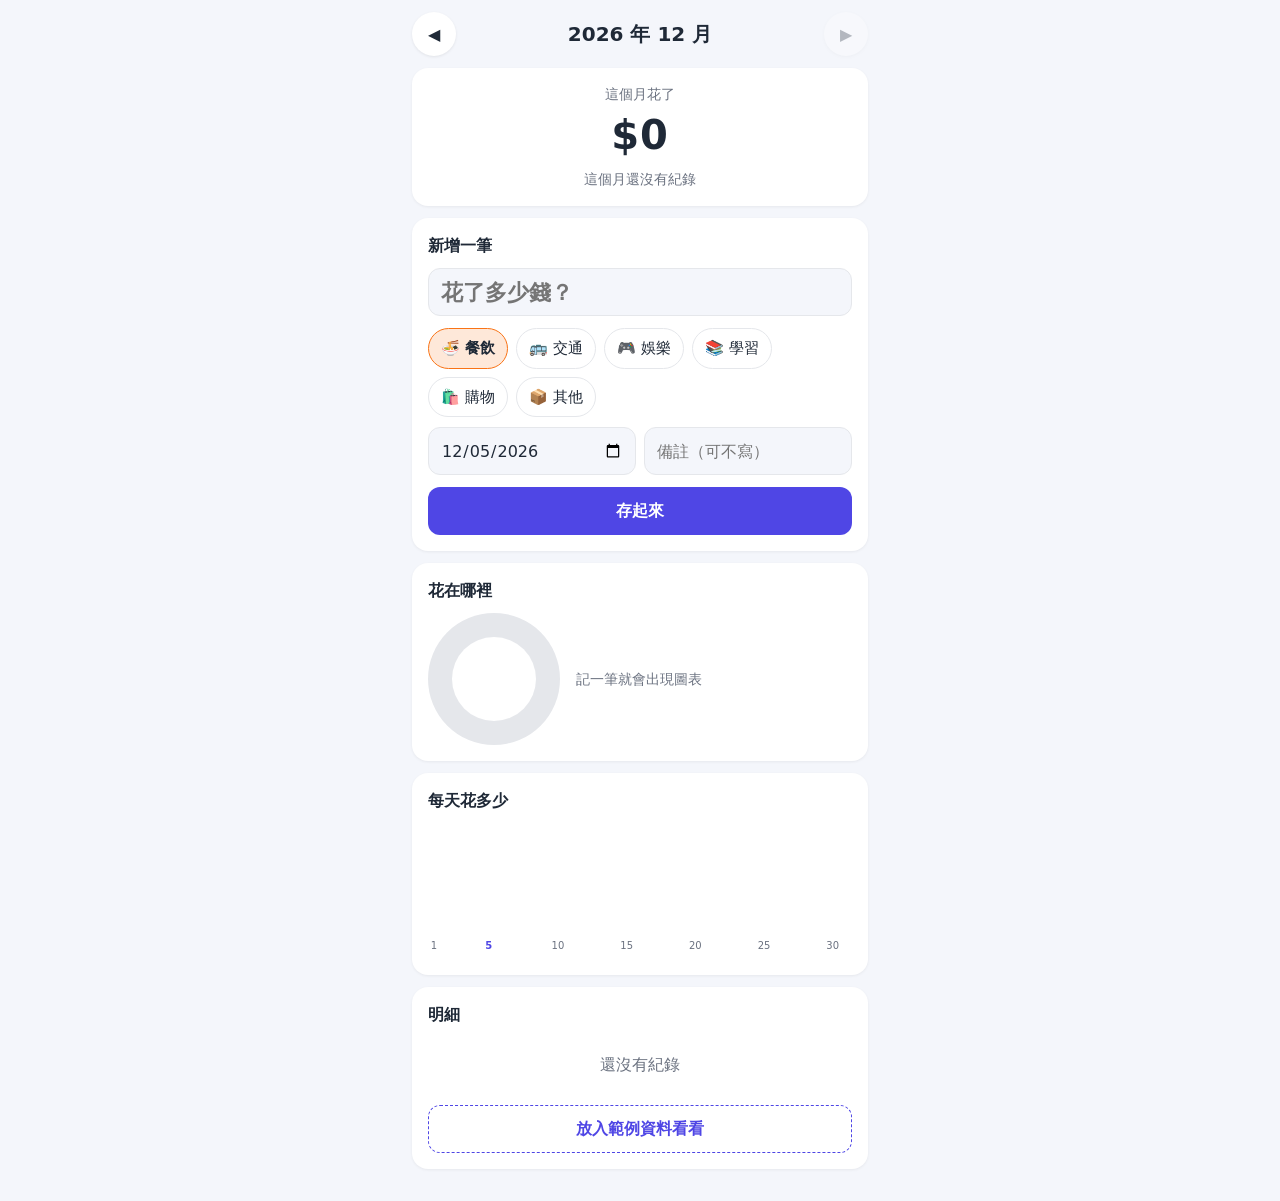
<file: index.html>
<!DOCTYPE html>
<html lang="zh-Hant">
<head>
  <meta charset="UTF-8">
  <meta name="viewport" content="width=device-width, initial-scale=1, viewport-fit=cover">
  <title>記帳小幫手</title>
  <link rel="icon" href="data:,">
  <link rel="stylesheet" href="style.css">
</head>
<body>
  <main>

    <!-- 月份切換 -->
    <header class="month-bar">
      <button id="prevMonth" type="button" aria-label="上個月">◀</button>
      <h1 id="monthTitle"></h1>
      <button id="nextMonth" type="button" aria-label="下個月">▶</button>
    </header>

    <!-- 這個月總共花多少 -->
    <section class="card total-card">
      <p class="label">這個月花了</p>
      <p id="totalText" class="total"></p>
      <p id="subText" class="sub"></p>
    </section>

    <!-- 新增一筆 -->
    <form id="addForm" class="card">
      <h2>新增一筆</h2>
      <input id="amount" type="number" inputmode="numeric" min="1" max="9999999" step="1" placeholder="花了多少錢？" required>
      <div id="categoryChips" class="chips"></div>
      <div class="row">
        <input id="date" type="date" required>
        <input id="note" type="text" maxlength="20" placeholder="備註（可不寫）">
      </div>
      <button class="primary" type="submit">存起來</button>
    </form>

    <!-- 圖表 1：花在哪裡（環圈圖） -->
    <section class="card">
      <h2>花在哪裡</h2>
      <div class="pie-row">
        <div id="pie" class="pie"><span id="pieCenter" class="pie-center"></span></div>
        <ul id="legend" class="legend"></ul>
      </div>
    </section>

    <!-- 圖表 2：每天花多少（長條圖） -->
    <section class="card">
      <h2>每天花多少</h2>
      <div id="bars" class="bars"></div>
      <p id="barNote" class="sub"></p>
    </section>

    <!-- 明細 -->
    <section class="card">
      <h2>明細</h2>
      <ul id="list" class="list"></ul>
      <button id="sampleBtn" class="ghost" type="button" hidden>放入範例資料看看</button>
    </section>

  </main>

  <script src="script.js"></script>
</body>
</html>
</file>
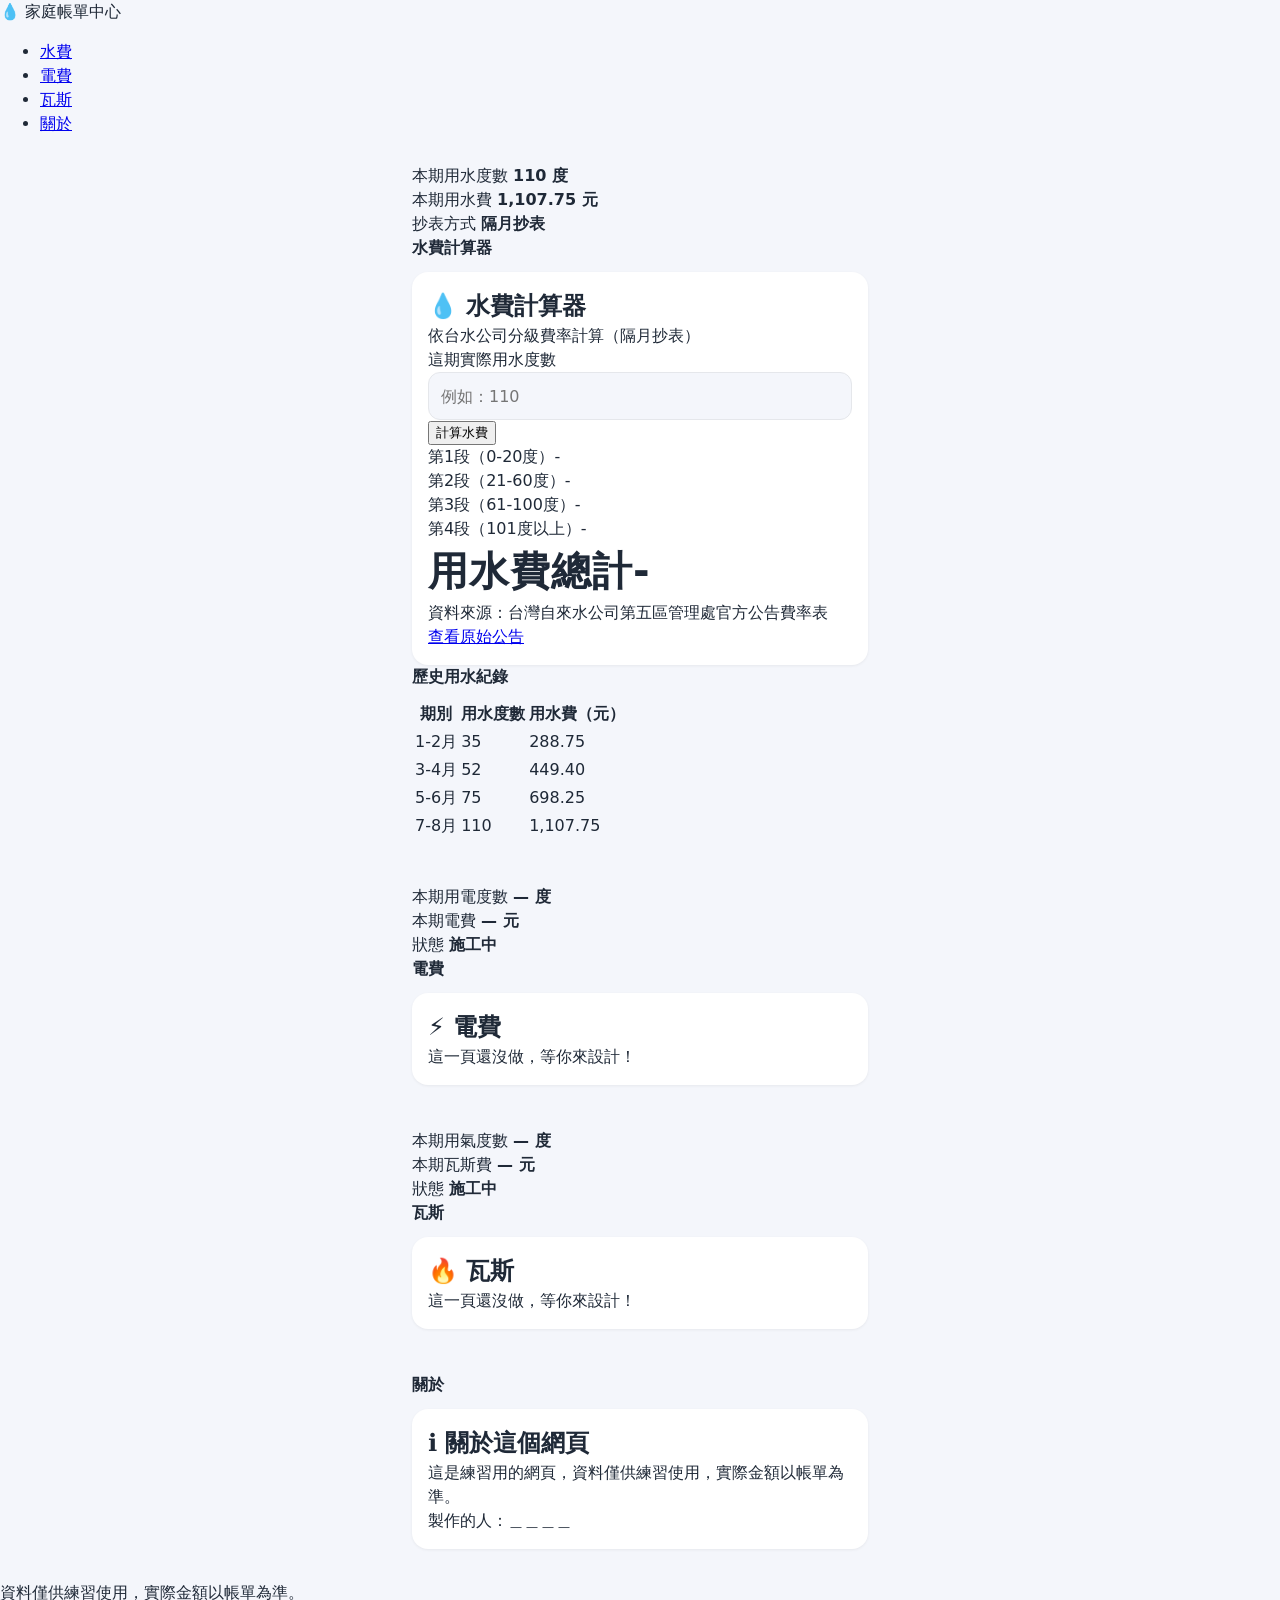
<file: index.pen.html>
<!DOCTYPE html>
<html lang="zh-Hant">
<head>
  <meta charset="UTF-8">
  <meta name="viewport" content="width=device-width, initial-scale=1">
  <title>家庭帳單中心</title>
  <link rel="stylesheet" href="style.css">
</head>
<body>

  <header class="site-header">
    <div class="header-inner">
      <div class="brand">💧 家庭帳單中心</div>
      <nav class="nav">
        <ul class="nav-list">
          <li><a class="nav-link active" id="nav-water" href="#" onclick="showPage('water')">水費</a></li>
          <li><a class="nav-link" id="nav-power" href="#" onclick="showPage('power')">電費</a></li>
          <li><a class="nav-link" id="nav-gas" href="#" onclick="showPage('gas')">瓦斯</a></li>
          <li><a class="nav-link" id="nav-about" href="#" onclick="showPage('about')">關於</a></li>
        </ul>
      </nav>
    </div>
  </header>

  <main class="layout page active" id="page-water">

    <section class="summary">
      <div class="stat-card">
        <span class="stat-label">本期用水度數</span>
        <strong class="stat-value">110 度</strong>
      </div>
      <div class="stat-card">
        <span class="stat-label">本期用水費</span>
        <strong class="stat-value">1,107.75 元</strong>
      </div>
      <div class="stat-card warn">
        <span class="stat-label">抄表方式</span>
        <strong class="stat-value">隔月抄表</strong>
      </div>
    </section>

    <section class="panel">
      <h2 class="panel-title">水費計算器</h2>
      <div class="card">
        <h1>💧 水費計算器</h1>
        <div class="subtitle">依台水公司分級費率計算（隔月抄表）</div>
        <label for="usage">這期實際用水度數</label>
        <input type="number" id="usage" placeholder="例如：110" min="0">
        <button onclick="calculate()">計算水費</button>
        <div class="result" id="result">
          <div class="result-row"><span>第1段（0-20度）</span><span id="tier1">-</span></div>
          <div class="result-row"><span>第2段（21-60度）</span><span id="tier2">-</span></div>
          <div class="result-row"><span>第3段（61-100度）</span><span id="tier3">-</span></div>
          <div class="result-row"><span>第4段（101度以上）</span><span id="tier4">-</span></div>
          <div class="result-row total"><span>用水費總計</span><span id="total">-</span></div>
        </div>
        <div class="source">
          資料來源：台灣自來水公司第五區管理處官方公告費率表<br>
          <a href="https://www.water.gov.tw/dist5/Subject/Detail/1288?nodeId=7816" target="_blank">查看原始公告</a>
        </div>
      </div>
    </section>

    <section class="panel">
      <h2 class="panel-title">歷史用水紀錄</h2>
      <table class="history">
        <thead>
          <tr><th>期別</th><th>用水度數</th><th>用水費（元）</th></tr>
        </thead>
        <tbody>
          <tr><td>1-2月</td><td>35</td><td>288.75</td></tr>
          <tr><td>3-4月</td><td>52</td><td>449.40</td></tr>
          <tr><td>5-6月</td><td>75</td><td>698.25</td></tr>
          <tr class="highlight"><td>7-8月</td><td>110</td><td>1,107.75</td></tr>
        </tbody>
      </table>
    </section>

  </main>

  <main class="layout page" id="page-power">

    <section class="summary">
      <div class="stat-card">
        <span class="stat-label">本期用電度數</span>
        <strong class="stat-value">— 度</strong>
      </div>
      <div class="stat-card">
        <span class="stat-label">本期電費</span>
        <strong class="stat-value">— 元</strong>
      </div>
      <div class="stat-card warn">
        <span class="stat-label">狀態</span>
        <strong class="stat-value">施工中</strong>
      </div>
    </section>

    <section class="panel">
      <h2 class="panel-title">電費</h2>
      <div class="card">
        <h1>⚡ 電費</h1>
        <div class="subtitle">這一頁還沒做，等你來設計！</div>
      </div>
    </section>

  </main>

  <main class ="layout page active" id="page-gas">

    <section class="summary">
      <div class="stat-card">
        <span class="stat-label">本期用氣度數</span>
        <strong class="stat-value">— 度</strong>
      </div>
      <div class="stat-card">
        <span class="stat-label">本期瓦斯費</span>
        <strong class="stat-value">— 元</strong>
      </div>
      <div class="stat-card warn">
        <span class="stat-label">狀態</span>
        <strong class="stat-value">施工中</strong>
      </div>
    </section>

    <section class="panel">
      <h2 class="panel-title">瓦斯</h2>
      <div class="card">
        <h1>🔥 瓦斯</h1>
        <div class="subtitle">這一頁還沒做，等你來設計！</div>
      </div>
    </section>

  </main>

  <main class="layout page" id="page-about">

    <section class="panel">
      <h2 class="panel-title">關於</h2>
      <div class="card">
        <h1>ℹ️ 關於這個網頁</h1>
        <div class="subtitle">這是練習用的網頁，資料僅供練習使用，實際金額以帳單為準。</div>
        <p>製作的人：＿＿＿＿</p>
      </div>
    </section>

  </main>

  <footer class="site-footer">
    <p>資料僅供練習使用，實際金額以帳單為準。</p>
  </footer>

  <script src="script.js"></script>
</body>
</html>
</file>
<file: style.css>
/* ===== 顏色（想換風格，改這裡就好）===== */
:root {
  color-scheme: light dark;       /* 讓日期選單等內建元件也跟著深色模式 */
  --bg: #f4f6fb;
  --card: #ffffff;
  --text: #1f2937;
  --muted: #6b7280;
  --line: #e5e7eb;
  --accent: #4f46e5;
  --accent-text: #ffffff;
}
@media (prefers-color-scheme: dark) {
  :root {
    --bg: #0f172a;
    --card: #1e293b;
    --text: #e5e7eb;
    --muted: #94a3b8;
    --line: #334155;
    --accent: #818cf8;
    --accent-text: #0f172a;
  }
}

* { box-sizing: border-box; }

body {
  margin: 0;
  background: var(--bg);
  color: var(--text);
  font-family: system-ui, -apple-system, "Noto Sans TC", "PingFang TC", "Microsoft JhengHei", sans-serif;
  font-size: 16px;
  line-height: 1.5;
  -webkit-text-size-adjust: 100%;
}

main {
  max-width: 480px;
  margin: 0 auto;
  padding: 12px 12px calc(32px + env(safe-area-inset-bottom));
}

h1, h2, p { margin: 0; }
h2 { font-size: 16px; margin-bottom: 10px; }

/* ===== 卡片 ===== */
.card {
  background: var(--card);
  border-radius: 16px;
  padding: 16px;
  margin-top: 12px;
  box-shadow: 0 1px 3px rgba(0, 0, 0, 0.06);
}

/* ===== 月份列 ===== */
.month-bar {
  display: flex;
  align-items: center;
  justify-content: space-between;
  padding-top: env(safe-area-inset-top);
}
.month-bar h1 { font-size: 20px; }
.month-bar button {
  width: 44px;
  height: 44px;
  border: none;
  border-radius: 50%;
  background: var(--card);
  color: var(--text);
  font-size: 16px;
  box-shadow: 0 1px 3px rgba(0, 0, 0, 0.08);
}
.month-bar button:disabled { opacity: 0.3; }

/* ===== 總花費 ===== */
.total-card { text-align: center; }
.label { color: var(--muted); font-size: 14px; }
.total { font-size: 40px; font-weight: 700; letter-spacing: 1px; }
.sub { color: var(--muted); font-size: 14px; margin-top: 4px; }

/* ===== 表單 ===== */
input[type="number"],
input[type="text"],
input[type="date"] {
  width: 100%;
  height: 48px;
  padding: 0 12px;
  border: 1px solid var(--line);
  border-radius: 12px;
  background: var(--bg);
  color: var(--text);
  font-size: 16px;            /* 16px 以上，iPhone 才不會自動放大 */
  font-family: inherit;
}
input:focus { outline: 2px solid var(--accent); outline-offset: 1px; }
#amount { font-size: 22px; font-weight: 600; }

.row { display: grid; grid-template-columns: 1fr 1fr; gap: 8px; margin-top: 10px; }

.chips { display: flex; flex-wrap: wrap; gap: 8px; margin: 12px 0 2px; }
.chips input { position: absolute; opacity: 0; pointer-events: none; }
.chips label {
  padding: 8px 12px;
  border: 1.5px solid var(--line);
  border-radius: 999px;
  font-size: 15px;
  cursor: pointer;
  user-select: none;
}
.chips input:checked + label {
  border-color: var(--chip-color);
  background: color-mix(in srgb, var(--chip-color) 16%, transparent);
  font-weight: 600;
}
.chips input:focus-visible + label { outline: 2px solid var(--accent); }

button.primary, button.ghost {
  width: 100%;
  height: 48px;
  margin-top: 12px;
  border: none;
  border-radius: 12px;
  font-size: 16px;
  font-weight: 600;
  font-family: inherit;
}
button.primary { background: var(--accent); color: var(--accent-text); }
button.ghost { background: transparent; color: var(--accent); border: 1.5px dashed var(--accent); }
button:active { transform: scale(0.98); }

/* ===== 圓餅（環圈）圖：用 conic-gradient 畫 ===== */
.pie-row { display: flex; align-items: center; gap: 16px; }
.pie {
  position: relative;
  flex: none;
  width: 132px;
  height: 132px;
  border-radius: 50%;
  background: var(--line);
}
.pie::after {                      /* 中間挖空，變成環圈 */
  content: "";
  position: absolute;
  inset: 24px;
  border-radius: 50%;
  background: var(--card);
}
.pie-center {
  position: absolute;
  inset: 0;
  z-index: 1;
  display: flex;
  flex-direction: column;
  align-items: center;
  justify-content: center;
  font-size: 13px;
  color: var(--muted);
  line-height: 1.3;
  text-align: center;
}
.pie-center b { color: var(--text); font-size: 16px; }

.legend { list-style: none; margin: 0; padding: 0; flex: 1; min-width: 0; }
.legend li { display: flex; align-items: center; gap: 8px; padding: 3px 0; font-size: 14px; }
.legend .dot { flex: none; width: 10px; height: 10px; border-radius: 50%; }
.legend .name { flex: 1; }
.legend .pct { color: var(--muted); width: 38px; text-align: right; }
.legend .money { width: 56px; text-align: right; font-variant-numeric: tabular-nums; }
.legend .empty { color: var(--muted); }

/* ===== 長條圖：每一天一根柱子 ===== */
.bars { display: flex; gap: 2px; align-items: flex-end; }
.bar-col { flex: 1; min-width: 0; text-align: center; }
.bar-area { height: 110px; display: flex; align-items: flex-end; }
.bar {
  width: 100%;
  min-height: 0;
  border-radius: 3px 3px 0 0;
  background: var(--accent);
  opacity: 0.85;
}
.bar-col.today .bar { opacity: 1; }
.bar-col.top .bar { background: #f97316; opacity: 1; }
.bar-label {
  height: 18px;
  margin-top: 4px;
  font-size: 10px;
  color: var(--muted);
  line-height: 18px;
}
.bar-col.today .bar-label { color: var(--accent); font-weight: 700; }

/* ===== 明細 ===== */
.list { list-style: none; margin: 0; padding: 0; }
.list li {
  display: flex;
  align-items: center;
  gap: 10px;
  padding: 10px 0;
  border-bottom: 1px solid var(--line);
}
.list li:last-child { border-bottom: none; }
.list .icon {
  flex: none;
  width: 38px;
  height: 38px;
  display: grid;
  place-items: center;
  border-radius: 50%;
  font-size: 18px;
  background: color-mix(in srgb, var(--chip-color) 18%, transparent);
}
.list .info { flex: 1; min-width: 0; }
.list .title { overflow: hidden; text-overflow: ellipsis; white-space: nowrap; }
.list .date { color: var(--muted); font-size: 13px; }
.list .money { font-weight: 600; font-variant-numeric: tabular-nums; }
.list .del {
  flex: none;
  width: 36px;
  height: 36px;
  border: none;
  border-radius: 50%;
  background: transparent;
  color: var(--muted);
  font-size: 16px;
}
.list .empty { display: block; color: var(--muted); text-align: center; padding: 16px 0; }
</file>
